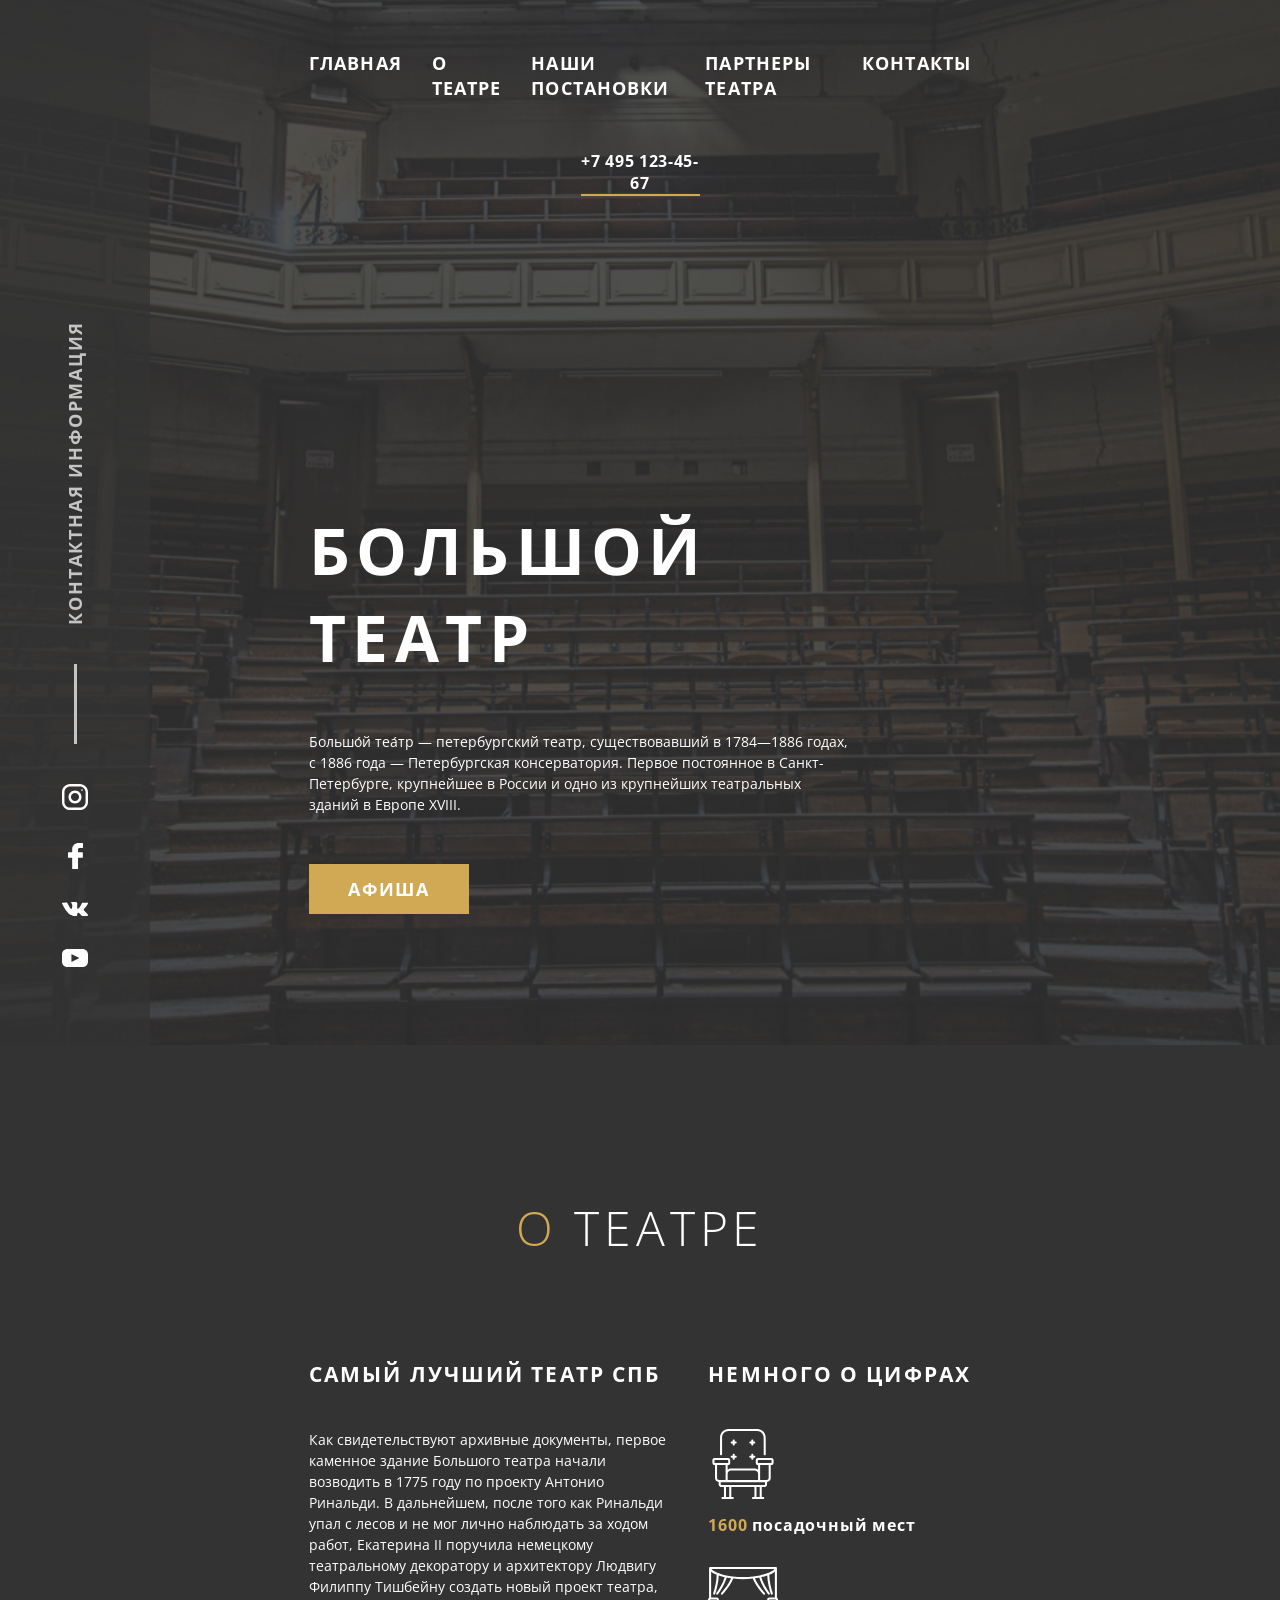
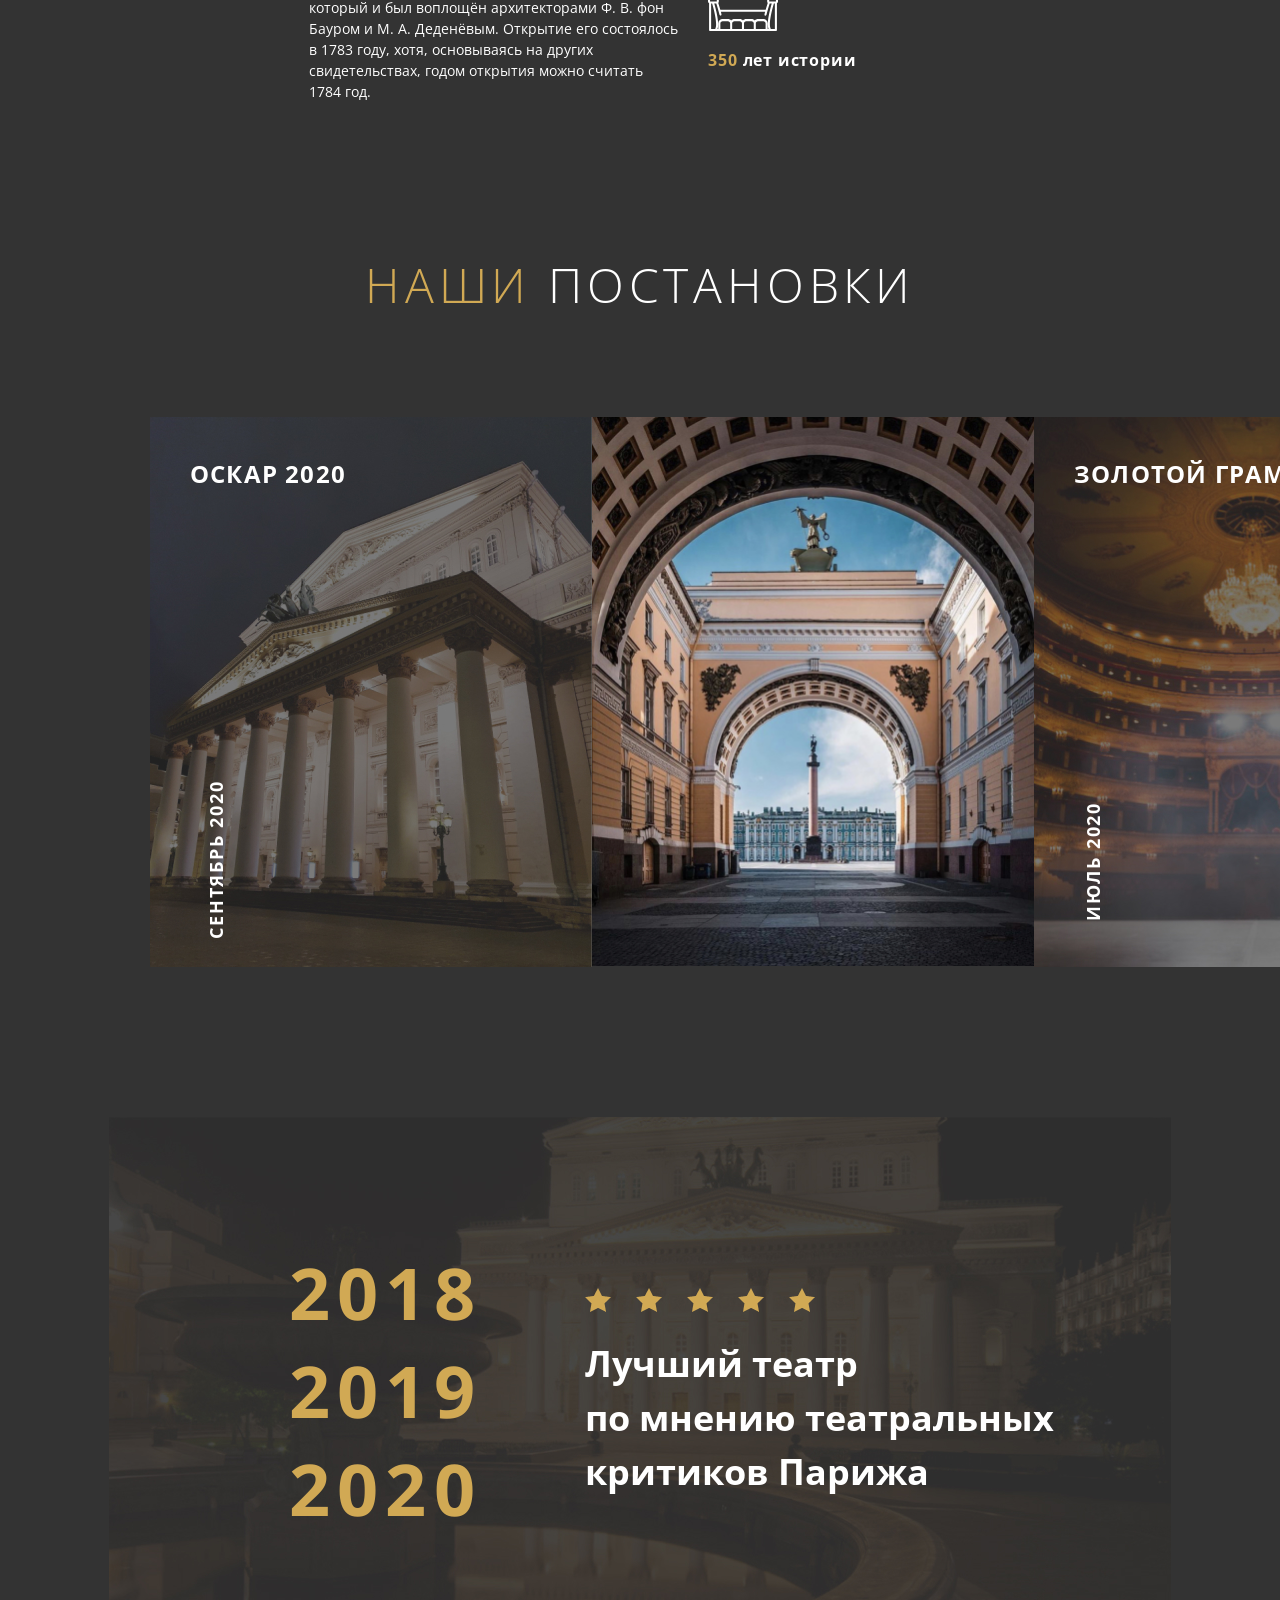
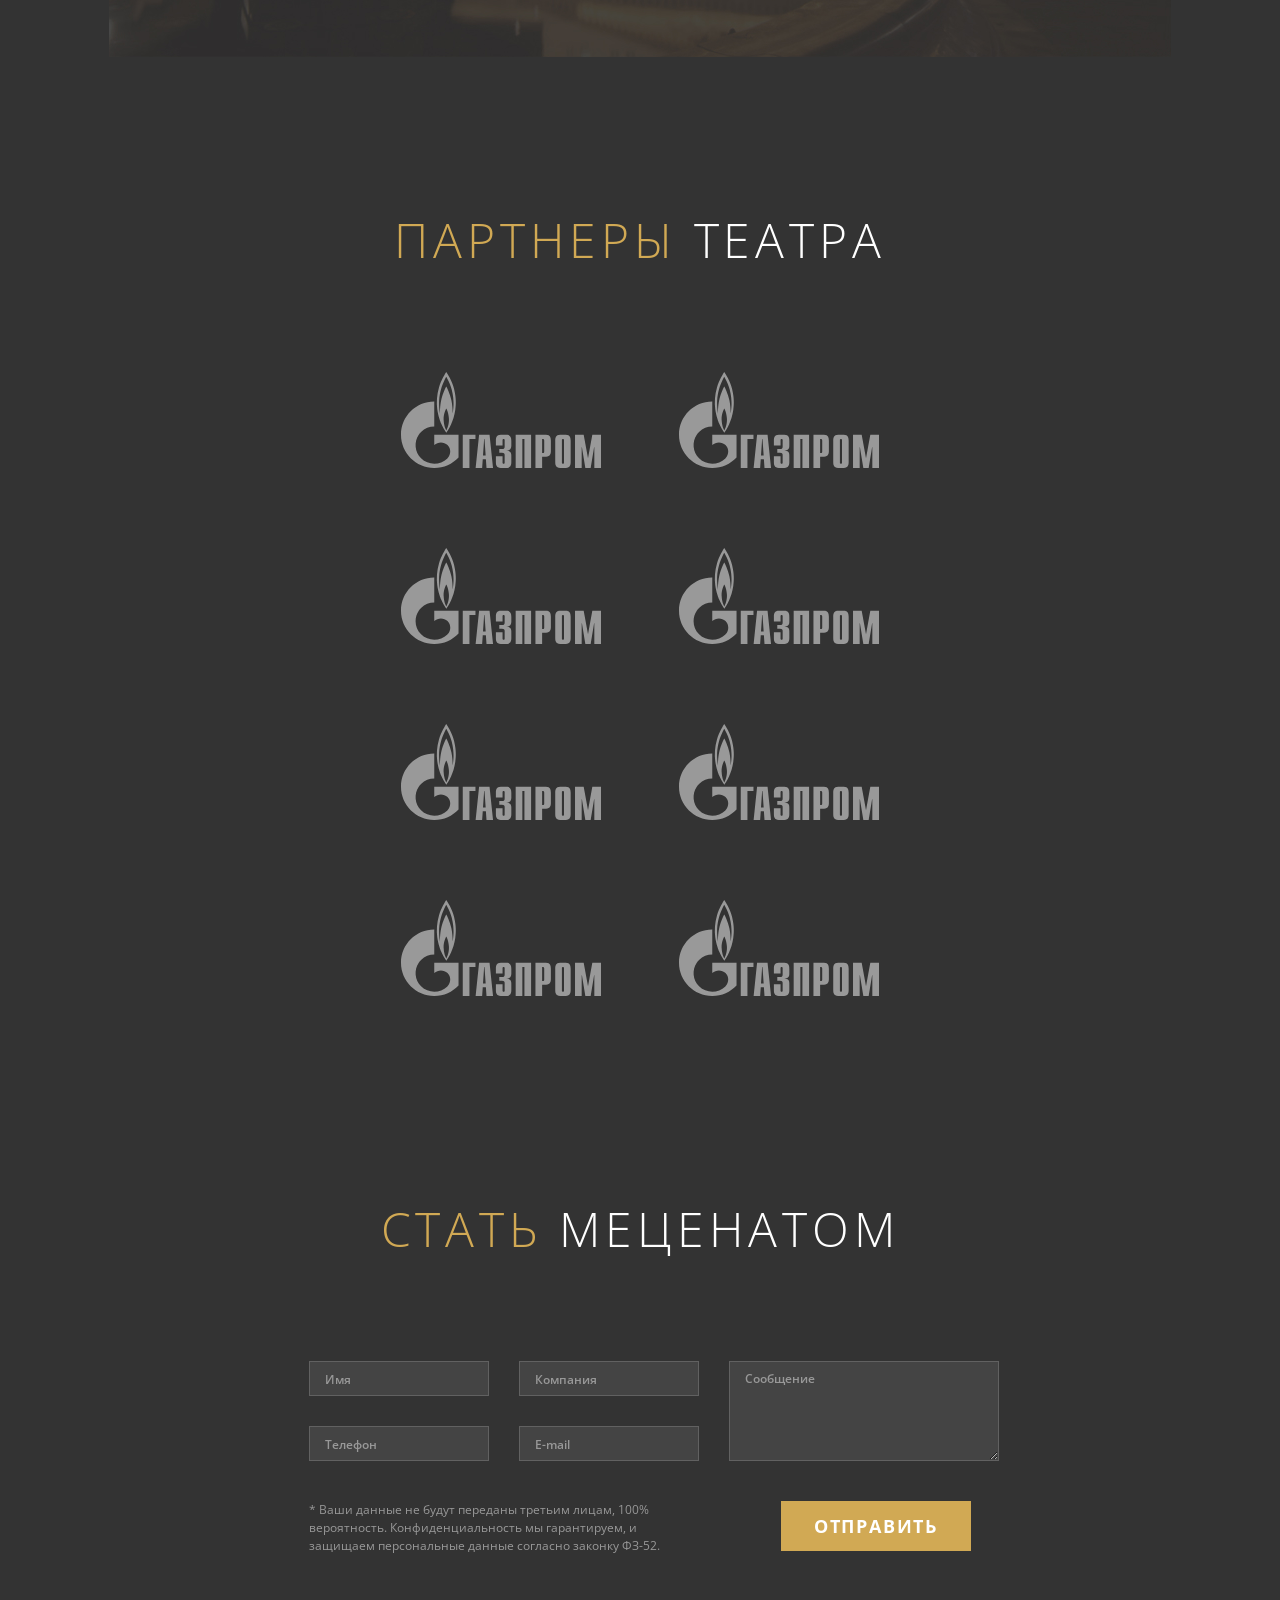
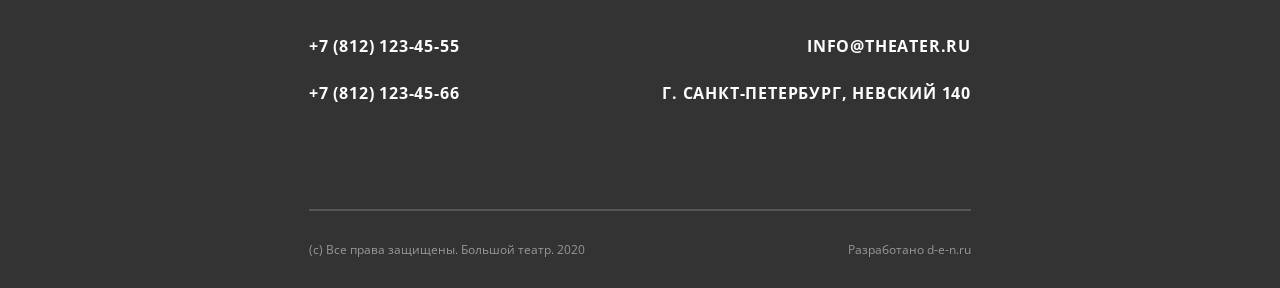
<file: index.html>
<!DOCTYPE html>
<html lang="ru">

<head>
   <link rel="stylesheet" href="css/style.css"/>
   <link rel="stylesheet" href="css/media.css"/>
   <meta charset="UTF-8">
   <meta name="viewport" content="width=device-width">
   <link rel="stylesheet" href="https://unpkg.com/swiper/swiper-bundle.min.css" />
   <title>Большой театр</title>
</head>

<body id="body">
   <div class="wrapper">
      <div class="content">
         <header class="header">
            <div class="container">
               <div class="header__row">
                  
                  <aside class="header-aside">
                     <div class="header-aside__text">
                        контактная информация
                     </div>
                     <div class="header-aside__line">
                        <img src="img/header/Line.png" alt="">
                     </div>
                     <div class="header-aside__icons">
                        <a href="">
                           <svg class="header-aside__icons-svg" width="26" height="26" viewBox="0 0 26 26" xmlns="http://www.w3.org/2000/svg">
                              <path d="M17.875 0H8.125C3.63838 0 0 3.63838 0 8.125V17.875C0 22.3616 3.63838 26 8.125 26H17.875C22.3616 26 26 22.3616 26 17.875V8.125C26 3.63838 22.3616 0 17.875 0ZM23.5625 17.875C23.5625 21.0112 21.0112 23.5625 17.875 23.5625H8.125C4.98875 23.5625 2.4375 21.0112 2.4375 17.875V8.125C2.4375 4.98875 4.98875 2.4375 8.125 2.4375H17.875C21.0112 2.4375 23.5625 4.98875 23.5625 8.125V17.875Z"/>
                              <path d="M13 6.5C9.41037 6.5 6.5 9.41037 6.5 13C6.5 16.5896 9.41037 19.5 13 19.5C16.5896 19.5 19.5 16.5896 19.5 13C19.5 9.41037 16.5896 6.5 13 6.5ZM13 17.0625C10.7607 17.0625 8.9375 15.2393 8.9375 13C8.9375 10.7591 10.7607 8.9375 13 8.9375C15.2393 8.9375 17.0625 10.7591 17.0625 13C17.0625 15.2393 15.2393 17.0625 13 17.0625Z"/>
                              <path d="M19.9854 6.87891C20.4637 6.87891 20.8515 6.49114 20.8515 6.01279C20.8515 5.53444 20.4637 5.14667 19.9854 5.14667C19.507 5.14667 19.1193 5.53444 19.1193 6.01279C19.1193 6.49114 19.507 6.87891 19.9854 6.87891Z"/>
                           </svg> 
                        </a>
                        <a href="">
                           <svg class="header-aside__icons-svg" width="15" height="26" viewBox="0 0 15 26" xmlns="http://www.w3.org/2000/svg">
                              <path d="M14.4351 0.00540974L10.8373 0C6.7953 0 4.18317 2.51147 4.18317 6.39863V9.34883H0.565722C0.253132 9.34883 0 9.58632 0 9.87926V14.1538C0 14.4467 0.253421 14.6839 0.565722 14.6839H4.18317V25.4698C4.18317 25.7628 4.4363 26 4.74889 26H9.46863C9.78122 26 10.0343 25.7625 10.0343 25.4698V14.6839H14.264C14.5766 14.6839 14.8297 14.4467 14.8297 14.1538L14.8314 9.87926C14.8314 9.73861 14.7717 9.6039 14.6658 9.50436C14.5598 9.40483 14.4155 9.34883 14.2654 9.34883H10.0343V6.84791C10.0343 5.64587 10.34 5.03565 12.0109 5.03565L14.4346 5.03484C14.7469 5.03484 15 4.79735 15 4.50469V0.535564C15 0.243168 14.7472 0.00595071 14.4351 0.00540974Z"/>
                           </svg>
                        </a>
                        <a href="">
                           <svg class="header-aside__icons-svg" width="26" height="14" viewBox="0 0 26 14" xmlns="http://www.w3.org/2000/svg">
                              <path d="M25.8621 12.6435C25.8306 12.5795 25.8013 12.5264 25.774 12.4838C25.3229 11.7171 24.4609 10.7759 23.1884 9.66014L23.1615 9.63459L23.1481 9.62206L23.1345 9.60922H23.1208C22.5433 9.08965 22.1776 8.7403 22.0245 8.56144C21.7442 8.22073 21.6815 7.87586 21.8346 7.52642C21.9428 7.26241 22.3492 6.70485 23.053 5.85298C23.4231 5.40152 23.7163 5.03968 23.9328 4.76708C25.4942 2.80801 26.1711 1.55614 25.9634 1.01098L25.8828 0.883578C25.8286 0.80688 25.6887 0.736714 25.4634 0.672725C25.2375 0.608869 24.9488 0.598309 24.5967 0.640865L20.6981 0.666281C20.635 0.64516 20.5448 0.647129 20.4273 0.672725C20.31 0.698321 20.2513 0.711164 20.2513 0.711164L20.1834 0.743158L20.1295 0.781597C20.0844 0.807014 20.0348 0.851717 19.9806 0.915617C19.9267 0.979294 19.8816 1.05402 19.8455 1.13918C19.4211 2.16977 18.9385 3.12796 18.3969 4.0137C18.063 4.54186 17.7563 4.99959 17.4762 5.38715C17.1965 5.77458 16.9619 6.06003 16.7725 6.243C16.5828 6.42616 16.4117 6.57289 16.2579 6.68373C16.1045 6.79461 15.9873 6.84146 15.9062 6.82432C15.8249 6.80719 15.7483 6.79018 15.6758 6.77318C15.5495 6.69648 15.448 6.59217 15.3714 6.46017C15.2945 6.32816 15.2427 6.16201 15.2156 5.96185C15.1887 5.76156 15.1728 5.58928 15.1682 5.44443C15.164 5.29976 15.1659 5.09513 15.1751 4.83111C15.1845 4.56697 15.1887 4.38824 15.1887 4.29454C15.1887 3.97083 15.1954 3.61952 15.2088 3.2405C15.2225 2.86148 15.2335 2.56118 15.2428 2.33995C15.252 2.11849 15.2562 1.88419 15.2562 1.63718C15.2562 1.39017 15.2403 1.19646 15.2088 1.05586C15.1777 0.915438 15.13 0.779136 15.067 0.646995C15.0037 0.514988 14.9111 0.412873 14.7895 0.340381C14.6677 0.267979 14.5163 0.210523 14.3361 0.167833C13.8577 0.0656732 13.2486 0.0104095 12.5084 0.00181783C10.8299 -0.0151864 9.75134 0.0871074 9.27303 0.308565C9.08351 0.402133 8.91202 0.529978 8.75868 0.691698C8.59619 0.879147 8.57353 0.981442 8.69083 0.998267C9.23239 1.07483 9.61578 1.25798 9.84143 1.54755L9.92274 1.70099C9.98599 1.8117 10.0491 2.00769 10.1124 2.28871C10.1755 2.56973 10.2162 2.88059 10.2341 3.22112C10.2792 3.84299 10.2792 4.37531 10.2341 4.81814C10.1889 5.26114 10.1463 5.60602 10.1055 5.85302C10.0648 6.10003 10.0039 6.30019 9.92274 6.45345C9.84143 6.60676 9.78733 6.70046 9.76021 6.73447C9.73314 6.76848 9.71057 6.78991 9.69264 6.79833C9.57534 6.84075 9.45334 6.86236 9.32708 6.86236C9.20063 6.86236 9.04729 6.80267 8.86683 6.68337C8.68642 6.56407 8.49918 6.4002 8.30511 6.1915C8.11105 5.98275 7.89218 5.69104 7.64843 5.31632C7.40486 4.9416 7.15214 4.49873 6.89042 3.9877L6.67388 3.6171C6.53851 3.37868 6.35359 3.03153 6.11894 2.57595C5.88415 2.12019 5.67661 1.67933 5.4962 1.25346C5.42409 1.07461 5.31575 0.938439 5.17137 0.844737L5.10361 0.806298C5.05857 0.772289 4.98626 0.736177 4.88707 0.697694C4.78774 0.659256 4.68409 0.631691 4.57571 0.614731L0.866541 0.640148C0.487513 0.640148 0.230338 0.721187 0.0949232 0.88304L0.0407288 0.959604C0.0136553 1.00225 0 1.07036 0 1.1641C0 1.25781 0.0270735 1.37281 0.0812679 1.50898C0.622738 2.71001 1.21157 3.86832 1.84778 4.98406C2.48398 6.09981 3.03683 6.99857 3.50599 7.67955C3.97525 8.36102 4.45357 9.00418 4.94094 9.60873C5.42831 10.2135 5.75091 10.6011 5.90875 10.7713C6.06679 10.9419 6.19092 11.0694 6.28115 11.1546L6.61964 11.4612C6.83622 11.6656 7.15428 11.9105 7.57394 12.1957C7.9937 12.4812 8.4584 12.7622 8.9683 13.0392C9.47828 13.3158 10.0716 13.5415 10.7485 13.7161C11.4253 13.8908 12.0841 13.961 12.7249 13.9271H14.2817C14.5975 13.9014 14.8367 13.8077 14.9992 13.646L15.0531 13.5819C15.0893 13.5311 15.1232 13.4521 15.1545 13.3459C15.1862 13.2394 15.2019 13.1221 15.2019 12.9945C15.1927 12.6284 15.2222 12.2984 15.2897 12.0045C15.3572 11.7108 15.4341 11.4894 15.5201 11.3402C15.6061 11.1912 15.7031 11.0655 15.8111 10.9635C15.9193 10.8614 15.9964 10.7995 16.0416 10.7782C16.0865 10.7567 16.1224 10.7422 16.1495 10.7335C16.3661 10.6654 16.621 10.7313 16.9146 10.9317C17.2079 11.1318 17.4831 11.379 17.7404 11.6727C17.9977 11.9667 18.3067 12.2965 18.6676 12.6627C19.0288 13.029 19.3446 13.3013 19.6152 13.4804L19.8858 13.6337C20.0666 13.736 20.3012 13.8297 20.5901 13.9149C20.8784 14 21.131 14.0213 21.3479 13.9787L24.8133 13.9277C25.1561 13.9277 25.4228 13.8742 25.612 13.7679C25.8015 13.6614 25.9141 13.5441 25.9504 13.4166C25.9867 13.2888 25.9886 13.144 25.9573 12.982C25.9252 12.8204 25.8936 12.7074 25.8621 12.6435Z"/>
                           </svg> 
                        </a>
                        <a href="">
                           <svg class="header-aside__icons-svg" width="26" height="18" viewBox="0 0 26 18" xmlns="http://www.w3.org/2000/svg">
                              <path d="M20.6001 0H5.39987C2.4176 0 0 2.36527 0 5.28298V12.717C0 15.6347 2.4176 18 5.39987 18H20.6001C23.5824 18 26 15.6347 26 12.717V5.28298C26 2.36527 23.5824 0 20.6001 0ZM16.9482 9.36169L9.83858 12.6792C9.64914 12.7676 9.43031 12.6324 9.43031 12.4271V5.5848C9.43031 5.37656 9.65489 5.24159 9.84473 5.33573L16.9544 8.86056C17.1658 8.96535 17.1621 9.26193 16.9482 9.36169Z"/>
                           </svg>  
                        </a>
                     </div>
                  </aside>
                  <div class="header-middle">
                     <div class="header-middle-top">
                        <div class="header-middle-top__row">
                           <div class="header__burger">
                              <span></span>
                           </div>
                           <nav class="header-middle-top__menu">
                              <ul class="header-middle-top__menu__list">
                                 <li>
                                    <a href="#body" class="header-middle-top__menu__link">Главная</a>
                                 </li>
                                 <li>
                                    <a href="#about" class="header-middle-top__menu__link">о театре</a>
                                 </li>
                                 <li>
                                    <a href="#our" class="header-middle-top__menu__link">Наши постановки</a>
                                 </li>
                                 <li>
                                    <a href="#partners" class="header-middle-top__menu__link">партнеры театра</a>
                                 </li>
                                 <li>
                                    <a href="#contacts" class="header-middle-top__menu__link">контакты</a>
                                 </li>
                                 
                              </ul>
                              <div class="header__mobile-icons">
                                 <a href="" class="header__mobile-icons__link"><img src="img/header/mobileIcons/1.png" alt=""></a>
                                 <a href="" class="header__mobile-icons__link"><img src="img/header/mobileIcons/2.png" alt=""></a>
                                 <a href="" class="header__mobile-icons__link"><img src="img/header/mobileIcons/3.png" alt=""></a>
                                 <a href="" class="header__mobile-icons__link"><img src="img/header/mobileIcons/4.png" alt=""></a>
                              </div>
                           </nav>
                           <div class="header-middle-top__phone">+7 495 123-45-67</div>
                        </div>
                     </div>
                     <div class="header-middle-bottom">
                        <div class="header-middle-bottom__row">
                           <div class="header-middle-bottom__body">
                              <div class="header-middle-bottom__body__title">Большой театр</div>
                              <div class="header-middle-bottom__body__text">Большо́й теа́тр — петербургский театр,
                                 существовавший в 1784—1886 годах, с 1886 года — Петербургская консерватория. Первое
                                 постоянное в Санкт-Петербурге, крупнейшее в России и одно из крупнейших театральных
                                 зданий в Европе XVIII.</div>
                              <a href="" class="header-middle-bottom__body__btn">афиша</a>
                           </div>
                           <div class="swiper-buttons">
                              <button class="swiper-button-prev">Пред</button>
                              <button class="swiper-button-next">след</button>
                           </div>
                           <div class="header__slider swiper-container">
                              <div class="swiper-wrapper">
                                 <div class="swiper-slide">
                                    <img src="img/slider/1.jpg" alt="">
                                 </div>
                                 <div class="swiper-slide">
                                    <img src="img/slider/2.jpg" alt="">
                                 </div>
                              </div>
                           </div>
                           
                        </div>
                     </div>
                  </div>
               </div>
            </div>
         </header>
         <main class="main">
            <div class="about">
               <div class="container">
                  <div id="about" class="about__title title"><span>о</span> театре</div>
                  <div class="about__row">
                     <div class="about__column">
                        <div class="about__item">
                           <div class="about__item__title">Самый лучший театр СПБ</div>
                           <div class="about__item__text">Как свидетельствуют архивные документы, первое каменное здание
                              Большого театра начали возводить в 1775 году по проекту Антонио Ринальди. В дальнейшем, после
                              того как Ринальди упал с лесов и не мог лично наблюдать за ходом работ, Екатерина II поручила
                              немецкому театральному декоратору и архитектору Людвигу Филиппу Тишбейну создать новый проект
                              театра, который и был воплощён архитекторами Ф. В. фон Бауром и М. А. Деденёвым. Открытие его
                              состоялось в 1783 году, хотя, основываясь на других свидетельствах, годом открытия можно
                              считать 1784 год.</div>
                        </div>
                     </div>
                     <div class="about__column">
                        <div class="about__item">
                           <div class="about__item__title">немного о цифрах</div>
                           <img src="img/about/armchair.svg" alt="" class="about__item__img">
                           <div class="about__item__text2"><span>1600</span> посадочный мест</div>
                           <img src="img/about/theater.svg" alt="" class="about__item__img">
                           <div class="about__item__text2"><span>350</span> лет истории</div>
                        </div>
                     </div>
                     <div class="about__column about__column3">
                        <div class="about__item">
                           <img class="about__column__img3" src="img/about/1.jpg" alt="">
                        </div>
                     </div>
                  </div>
               </div>
            </div>
            <div class="our" id="our">
               
                  <div class="our__title title">
                     <span>наши</span> постановки
                  </div>
                  <div class="our__slider">
                     <div class="slider-wrap">
                        <div class="slide card1">
                           <img src="img/slider2/1.jpg" alt="">
                           <div class="slide__text1 slide-post-oskar">
                              ОСКАР 2020
                           </div>
                           <div class="slide__text2 slide-post-sent">
                              сентябрь 2020
                           </div>
                           <div class="slider__actions">
                              <a href="" class="slider__actions__link"><img src="img/slider2/search.png" alt=""></a>
                              
                           </div>
                        </div>
                        <div class="slide card2">
                           <img src="img/slider2/2.jpg" alt="">
                           <div class="slider__actions">
                              <a href="" class="slider__actions__link"><img src="img/slider2/search.png" alt=""></a>
                              
                           </div>
                        </div>
                        <div class="slide card3">
                           <img src="img/slider2/3.jpg" alt="">
                           <div class="slide-post3-gramoph">золотой грамофон</div>
                           <div class="slide-post3-juil">июль 2020</div>
                           <div class="slider__actions">
                              <a href="" class="slider__actions__link"><img src="img/slider2/search.png" alt=""></a>
                              
                           </div>
                        </div>
                        <div class="slide card4">
                           <img src="img/slider2/4.jpg" alt="">
                           <div class="slide-post4-shelk">щелкунчик</div>
                           <div class="slide-post4-may">май 2020</div>
                           <div class="slider__actions">
                              <a href="" class="slider__actions__link"><img src="img/slider2/search.png" alt=""></a>
                              
                           </div>
                        </div>
                     </div>
                  </div>
                  <div class="our__body">
                     <div class="our__body__row">
                        <div class="our__body__left">
                           <div class="our__body__left__dates">
                              2018
                           </div>
                           <div class="our__body__left__dates">
                              2019
                           </div>
                           <div class="our__body__left__dates">
                              2020
                           </div>
                        </div>
                        <div class="our__body__right">
                           <div class="our__body__right__stars">
                              <img src="img/our/star.png" alt="">
                              <img src="img/our/star.png" alt="">
                              <img src="img/our/star.png" alt="">
                              <img src="img/our/star.png" alt="">
                              <img src="img/our/star.png" alt="">
                           </div>
                           <div class="our__body__right__text">
                              Лучший театр <br/>
                              по мнению&nbsp;театральных критиков Парижа
                           </div>
                        </div>
                     </div>
                  </div>
               
            </div>
            <div class="partners">
               <div class="container">
                  <div id="partners" class="partners__title title"><span>партнеры</span> театра</div>
                  <div class="partners__row">
                     <div class="partners__column">
                        <div class="partners__item">
                           <div class="partners__img">
                              <img src="img/partners/logo.svg" alt="">
                           </div>
                        </div>
                     </div>
                     <div class="partners__column">
                        <div class="partners__item">
                           <div class="partners__img">
                              <img src="img/partners/logo.svg" alt="">
                           </div>
                        </div>
                     </div>
                     <div class="partners__column">
                        <div class="partners__item">
                           <div class="partners__img">
                              <img src="img/partners/logo.svg" alt="">
                           </div>
                        </div>
                     </div>
                     <div class="partners__column">
                        <div class="partners__item">
                           <div class="partners__img">
                              <img src="img/partners/logo.svg" alt="">
                           </div>
                        </div>
                     </div>
                     <div class="partners__column">
                        <div class="partners__item">
                           <div class="partners__img">
                              <img src="img/partners/logo.svg" alt="">
                           </div>
                        </div>
                     </div>
                     <div class="partners__column">
                        <div class="partners__item">
                           <div class="partners__img">
                              <img src="img/partners/logo.svg" alt="">
                           </div>
                        </div>
                     </div>
                     <div class="partners__column">
                        <div class="partners__item">
                           <div class="partners__img">
                              <img src="img/partners/logo.svg" alt="">
                           </div>
                        </div>
                     </div>
                     <div class="partners__column">
                        <div class="partners__item">
                           <div class="partners__img">
                              <img src="img/partners/logo.svg" alt="">
                           </div>
                        </div>
                     </div>
                  </div>
               </div>
            </div>
            <div class="contacts" id="contacts">
               <div class="container">
                  <div class="contacts__title title"><SPAn>стать</SPAn> меценатом</div>
                  <div class="contacts__row">
                     <div class="contacts-left">
                        <div class="contacts-left__text">
                           +7 (812) 123-45-55
                        </div>
                        <div class="contacts-left__text">
                           +7 (812) 123-45-66
                        </div>
                        <div class="contacts-left__text">
                           info@theater.ru
                        </div>
                        <div class="contacts-left__text">
                           г. санкт-петербург, невский 140
                        </div>
                     </div>
                     <div class="contacts-right">
                        <form action="#" method="post" class="contacts-right__form">
                           <div class="form__columns__row">
                              <div class="form__columns__input">
                                 <input placeholder="Имя" type="text" name="username">
                                 <input placeholder="Телефон" type="tel" name="userphone">
                              </div>
                              <div class="form__columns__input">
                                 <input placeholder="Компания" type="text" name="usercompany">
                                 <input placeholder="E-mail" type="text" name="useremail">
                              </div>
                              <div class="form__columns__input">
                              <textarea name="text" placeholder="Сообщение" class="form__columns__textarea"></textarea>
                              </div>
                           </div>
                           <div class="form__bottom">
                              <div class="form__bottom__text">* Ваши данные не будут переданы третьим лицам, 100% вероятность. Конфиденциальность мы гарантируем, и защищаем персональные данные согласно законку ФЗ-52.</div>
                              <button type="submit" class="form__bottom__btn">
                                 отправить
                              </button>
                           </div>
                        </form>
                     </div>
                  </div>
               </div>
            </div>
         </main>
      </div>
      <footer class="footer">
         <div class="container">
            <div class="footer-line">

            </div>
            <div class="footer__row">
               <div class="footer-left footer-text">
                  (с) Все права защищены. Большой театр. 2020
               </div>
               <div class="footer-right footer-text">
                  Разработано d-e-n.ru
               </div>
            </div>
         </div>
      </footer>
   </div>

   <!-- SWIPER -->
   <script src="https://code.jquery.com/jquery-3.6.0.min.js"></script>
   <script src="https://unpkg.com/swiper/swiper-bundle.min.js"></script>
   <script src="js/script.js"></script>
</body>
</file>
<file: css/style.css>
@charset "UTF-8";
/*Обнуление*/
@import url("https://fonts.googleapis.com/css2?family=Open+Sans&family=Open+Sans+Condensed:wght@700&display=swap");
@import url("https://fonts.googleapis.com/css2?family=Open+Sans+Condensed:wght@300&display=swap");
* {
  padding: 0;
  margin: 0;
  border: 0; }

*,
*:before,
*:after {
  -moz-box-sizing: border-box;
  -webkit-box-sizing: border-box;
  box-sizing: border-box; }

:focus,
:active {
  outline: none; }

a:focus,
a:active {
  outline: none; }

nav,
footer,
header,
aside {
  display: block; }

html,
body {
  height: 100%;
  width: 100%;
  font-size: 100%;
  line-height: 1;
  font-size: 14px;
  -ms-text-size-adjust: 100%;
  -moz-text-size-adjust: 100%;
  -webkit-text-size-adjust: 100%; }

input,
button,
textarea {
  font-family: inherit; }

input::-ms-clear {
  display: none; }

button {
  cursor: pointer; }

button::-moz-focus-inner {
  padding: 0;
  border: 0; }

a,
a:visited {
  text-decoration: none; }

a:hover {
  text-decoration: none; }

ul li {
  list-style: none; }

img {
  vertical-align: top; }

h1,
h2,
h3,
h4,
h5,
h6 {
  font-size: inherit;
  font-weight: inherit; }

/*--------------------*/
html {
  scroll-behavior: smooth; }

body {
  color: #fff; }

.wrapper {
  min-height: 100%;
  overflow: hidden;
  display: -webkit-box;
  display: -ms-flexbox;
  display: flex;
  -webkit-box-orient: vertical;
  -webkit-box-direction: normal;
  -ms-flex-direction: column;
  flex-direction: column; }

.content {
  -webkit-box-flex: 1;
  -ms-flex: 1 1 auto;
  flex: 1 1 auto; }

.container {
  max-width: 1110px;
  margin: 0 auto; }

.header {
  background: url("../img/header/1.jpg");
  background-size: cover;
  background-position: center;
  height: 1045px;
  position: relative; }

.header__row {
  display: -webkit-box;
  display: -ms-flexbox;
  display: flex; }

.header-aside {
  padding: 537px 0 0 0;
  width: 150px;
  background: rgba(51, 51, 51, 0.75);
  height: 1045px;
  position: absolute;
  left: 0;
  top: 0; }

.header-aside__text {
  margin: 0 0 102px 0px;
  white-space: nowrap;
  font-family: Open Sans Condensed;
  font-style: normal;
  font-weight: bold;
  font-size: 18px;
  line-height: 25px;
  letter-spacing: 0.1em;
  text-transform: uppercase;
  color: #c4c4c4;
  -webkit-transform: rotate(-90deg);
  -ms-transform: rotate(-90deg);
  transform: rotate(-90deg); }

/*
.header-aside__line {
   margin: 0 0 115px 0;
   border-bottom: 3px solid #C4C4C4;
   transform: rotate(90deg);
}
*/
.header-aside__line {
  display: -webkit-box;
  display: -ms-flexbox;
  display: flex;
  -webkit-box-align: center;
  -ms-flex-align: center;
  align-items: center;
  -webkit-box-pack: center;
  -ms-flex-pack: center;
  justify-content: center; }

.header-aside__icons {
  margin: 40px 0 0 0;
  display: -webkit-box;
  display: -ms-flexbox;
  display: flex;
  -webkit-box-orient: vertical;
  -webkit-box-direction: normal;
  -ms-flex-direction: column;
  flex-direction: column;
  -webkit-box-align: center;
  -ms-flex-align: center;
  align-items: center; }
  .header-aside__icons a {
    margin: 0 0 30px 0; }
    .header-aside__icons a .header-aside__icons-svg {
      fill: white; }
      .header-aside__icons a .header-aside__icons-svg:hover {
        fill: #D1A954; }

.header-middle {
  padding: 51px 0 21px 0;
  /*flex: 0 0 1170px;*/
  width: 1170px; }

.header-middle-top__row {
  display: -webkit-box;
  display: -ms-flexbox;
  display: flex;
  -webkit-box-pack: justify;
  -ms-flex-pack: justify;
  justify-content: space-between; }

.header-middle-top__menu__list {
  display: -webkit-box;
  display: -ms-flexbox;
  display: flex; }
  .header-middle-top__menu__list li {
    margin: 0 63px 0 0; }

.header-middle-top__menu__link {
  font-family: Open Sans Condensed;
  font-style: normal;
  font-weight: bold;
  font-size: 18px;
  line-height: 25px;
  letter-spacing: 0.1em;
  text-transform: uppercase;
  color: #ffffff; }
  .header-middle-top__menu__link:hover {
    -webkit-transition: all 0.3s ease 0s;
    -o-transition: all 0.3s ease 0s;
    transition: all 0.3s ease 0s;
    color: #d1a954; }

.header-middle-top__phone {
  font-family: Open Sans Condensed;
  font-style: normal;
  font-weight: bold;
  font-size: 16px;
  line-height: 22px;
  text-align: right;
  letter-spacing: 0.05em;
  text-transform: uppercase;
  color: #ffffff;
  border-bottom: 2px solid #d1a954; }

.header-middle-bottom {
  padding: 191px 0 0 0; }

.header-middle-bottom__row {
  display: -webkit-box;
  display: -ms-flexbox;
  display: flex;
  -webkit-box-pack: justify;
  -ms-flex-pack: justify;
  justify-content: space-between; }

.header-middle-bottom__body {
  padding: 120px 0 0 0;
  -webkit-box-flex: 0;
  -ms-flex: 0 0 540px;
  flex: 0 0 540px; }

.header-middle-bottom__body__title {
  margin: 0 0 50px 0;
  font-family: Open Sans Condensed;
  font-style: normal;
  font-weight: bold;
  font-size: 64px;
  line-height: 87px;
  letter-spacing: 0.1em;
  text-transform: uppercase;
  color: #ffffff; }

.header-middle-bottom__body__text {
  margin: 0 0 49px 0;
  max-width: 540px;
  font-family: Open Sans;
  font-style: normal;
  font-weight: normal;
  font-size: 14px;
  line-height: 150%;
  color: #ffffff; }

.header-middle-bottom__body__btn {
  background: #d1a954;
  width: 160px;
  height: 50px;
  display: -webkit-box;
  display: -ms-flexbox;
  display: flex;
  -webkit-box-pack: center;
  -ms-flex-pack: center;
  justify-content: center;
  -webkit-box-align: center;
  -ms-flex-align: center;
  align-items: center;
  font-family: Open Sans Condensed;
  font-style: normal;
  font-weight: bold;
  font-size: 18px;
  line-height: 25px;
  display: flex;
  align-items: center;
  text-align: center;
  letter-spacing: 0.1em;
  text-transform: uppercase;
  color: #ffffff; }

.header__mobile-icons {
  display: none; }

/* Slider */
.swiper-container {
  width: 450px; }

.swiper-buttons {
  display: -webkit-box;
  display: -ms-flexbox;
  display: flex;
  position: absolute;
  top: 78%;
  left: 58.5%; }

.swiper-button-prev::after,
.swiper-button-next::after {
  display: none; }

.swiper-button-prev,
.swiper-button-next {
  position: static !important;
  width: 165px !important;
  height: 25px;
  /*background-position: center;
   background-repeat: no-repeat;
   background-size: 40px 20px;*/ }

.swiper-button-prev {
  background: url("../img/slider/3.png") left no-repeat;
  font-family: Open Sans Condensed;
  font-style: normal;
  font-weight: bold;
  font-size: 18px;
  letter-spacing: 0.1em;
  text-transform: uppercase;
  color: #ffffff !important; }
  .swiper-button-prev .swiper-button-disabled {
    color: #c4c4c4; }

.swiper-button-next {
  margin: 0 30px 0 0;
  background: url("../img/slider/4.png") right no-repeat;
  font-family: Open Sans Condensed;
  font-style: normal;
  font-weight: bold;
  font-size: 18px;
  letter-spacing: 0.1em;
  text-transform: uppercase;
  color: #ffffff !important; }
  .swiper-button-next .swiper-button-disabled {
    color: #c4c4c4; }

/* About */
.about {
  padding: 150px 0;
  background: #333333; }

.about__title {
  margin: 0 0 100px 0; }

.title {
  font-family: Open Sans Condensed;
  font-style: normal;
  font-weight: 300;
  font-size: 48px;
  line-height: 65px;
  text-align: center;
  letter-spacing: 0.1em;
  text-transform: uppercase;
  color: #fff; }
  .title span {
    color: #d1a954; }

.about__row {
  display: -webkit-box;
  display: -ms-flexbox;
  display: flex;
  -webkit-box-pack: justify;
  -ms-flex-pack: justify;
  justify-content: space-between;
  -ms-flex-wrap: wrap;
  flex-wrap: wrap;
  margin: 0 -15px; }

.about__column {
  padding: 0 15px; }

.about__item img {
  max-width: 70px;
  max-height: 70px; }

.about__item__title {
  margin: 0 0 40px 0;
  font-family: Open Sans Condensed;
  font-style: normal;
  font-weight: bold;
  font-size: 21px;
  line-height: 29px;
  letter-spacing: 0.1em;
  text-transform: uppercase;
  color: #ffffff; }

.about__item__text {
  max-width: 442px;
  font-family: Open Sans;
  font-style: normal;
  font-weight: normal;
  font-size: 14px;
  line-height: 21px;
  color: #ffffff; }

.about__item__img {
  width: 350px;
  height: 292px; }

.about__item__text2 {
  margin: 15px 0 27.91px 0;
  font-family: Open Sans Condensed;
  font-style: normal;
  font-weight: bold;
  font-size: 16px;
  line-height: 22px;
  letter-spacing: 0.05em; }
  .about__item__text2 span {
    color: #d1a954; }

.about__column__img3 {
  max-width: 350px !important;
  max-height: 292px !important; }
  .about__column__img3 img {
    max-width: 100%; }

/* Our */
.our {
  padding: 0 0 0px 0;
  background: #333333; }

.our__title {
  margin: 0 0 100px 0; }

.our__body {
  margin: 150px auto 0 auto;
  background: url("../img/our/b1.jpg") center no-repeat;
  /*background-size: cover;
   background-position: center;*/
  width: 1062px;
  height: 540px; }

.our__body__row {
  padding: 126px 0 0 180px;
  display: -webkit-box;
  display: -ms-flexbox;
  display: flex; }

.our__body__left__dates {
  margin: 0 103px 0 0;
  font-family: Open Sans Condensed;
  font-style: normal;
  font-weight: bold;
  font-size: 72px;
  line-height: 98px;
  letter-spacing: 0.1em;
  text-transform: uppercase;
  color: #d1a954; }

.our__body__right__stars {
  margin: 0 0px 25px 0;
  padding: 45px 0 0 0;
  display: -webkit-box;
  display: -ms-flexbox;
  display: flex; }
  .our__body__right__stars img {
    margin: 0 25px 0 0; }

.our__body__right__text {
  max-width: 500px;
  font-family: Open Sans;
  font-style: normal;
  font-weight: bold;
  font-size: 36px;
  line-height: 54px;
  color: #ffffff; }

/* Second Slider */
.our__slider {
  margin: 0 0 0 150px;
  overflow: hidden;
  width: 100%; }

.slider-wrap {
  display: -webkit-box;
  display: -ms-flexbox;
  display: flex;
  width: 100%;
  height: 100%; }

.slide {
  -ms-flex-negative: 0;
  flex-shrink: 0;
  width: 442px !important;
  height: 550px;
  /*
   &:hover {
      .slide__text1 {
         display: none;
         transition: all 0.3s ease 0s;
      }
   }
   &:hover {
      .slide__text2 {
         display: none;
         transition: all 0.3s ease 0s;
      }
   }*/
  /*
   &:hover {
      .slide1 {
         display: flex;
         transition: all 0.3s ease 0s;
      }
   }*/ }
  .slide img {
    /*position: relative;*/
    max-width: 100%; }

.slide__text1 {
  -webkit-transition: all 0.3s ease 0s;
  -o-transition: all 0.3s ease 0s;
  transition: all 0.3s ease 0s;
  z-index: 5;
  top: 40px;
  left: 40px;
  position: absolute;
  font-family: Open Sans Condensed;
  font-style: normal;
  font-weight: bold;
  font-size: 24px;
  line-height: 33px;
  letter-spacing: 0.05em;
  text-transform: uppercase;
  color: #ffffff; }

.slide__text2 {
  white-space: nowrap;
  -webkit-transition: all 0.3s ease 0s;
  -o-transition: all 0.3s ease 0s;
  transition: all 0.3s ease 0s;
  z-index: 5;
  bottom: 95px;
  left: -13px;
  position: absolute;
  font-family: Open Sans Condensed;
  font-style: normal;
  font-weight: bold;
  font-size: 18px;
  line-height: 25px;
  letter-spacing: 0.1em;
  text-transform: uppercase;
  color: #ffffff;
  -webkit-transform: rotate(-90deg);
  -ms-transform: rotate(-90deg);
  transform: rotate(-90deg); }

.slide__search {
  display: none;
  /*position: absolute;
   z-index: 10;
   left: 171px;
   top: 225px;
   width: 100px;
   height: 100px;
   background: #D1A954;
   border-radius: 50%;
   justify-content: center;
   align-items: center;*/ }

/*
.slide1 {
   display: none;
   position: absolute;
   z-index: 10;
   left: 171px;
   top: 225px;
   width: 100px;
   height: 100px;
   background: #D1A954;
   border-radius: 50%;
   justify-content: center;
   align-items: center;
}
.slide2 {
   //display: none;
   position: absolute;
   z-index: 10;
   left: 171px;
   top: 225px;
   width: 100px;
   height: 100px;
   background: #D1A954;
   border-radius: 50%;
   justify-content: center;
   align-items: center;
}
*/
.card3 {
  position: relative; }
  .card3 .slide-post3-gramoph {
    position: absolute;
    top: 40px;
    left: 40px;
    font-family: Open Sans Condensed;
    font-style: normal;
    font-weight: bold;
    font-size: 24px;
    line-height: 33px;
    letter-spacing: 0.05em;
    text-transform: uppercase;
    color: #ffffff; }

.slide-post3-juil {
  white-space: nowrap;
  position: absolute;
  bottom: 93px;
  font-family: Open Sans Condensed;
  font-style: normal;
  font-weight: bold;
  font-size: 18px;
  line-height: 25px;
  letter-spacing: 0.1em;
  text-transform: uppercase;
  color: #ffffff;
  -webkit-transform: rotate(-90deg);
  -ms-transform: rotate(-90deg);
  transform: rotate(-90deg); }

.card4 {
  position: relative; }
  .card4 .slide-post4-shelk {
    position: absolute;
    top: 40px;
    left: 40px;
    font-family: Open Sans Condensed;
    font-style: normal;
    font-weight: bold;
    font-size: 24px;
    line-height: 33px;
    letter-spacing: 0.05em;
    text-transform: uppercase;
    color: #ffffff; }

.slide-post4-may {
  white-space: nowrap;
  position: absolute;
  bottom: 93px;
  font-family: Open Sans Condensed;
  font-style: normal;
  font-weight: bold;
  font-size: 18px;
  line-height: 25px;
  letter-spacing: 0.1em;
  text-transform: uppercase;
  color: #ffffff;
  -webkit-transform: rotate(-90deg);
  -ms-transform: rotate(-90deg);
  transform: rotate(-90deg); }

/*
.card1:hover {
.slide__search1 {
   display: flex !important;
}
}
.slide__search2 {
   display: flex;
}
.slide__search3 {
   display: flex;
}
.slide__search4 {
   display: flex;
}*/
.slide-search {
  display: none !important;
  position: absolute;
  top: 44%;
  left: 40%;
  border-radius: 50%;
  background: #d1a954;
  width: 100px;
  height: 100px;
  -webkit-box-pack: center;
  -ms-flex-pack: center;
  justify-content: center;
  -webkit-box-align: center;
  -ms-flex-align: center;
  align-items: center;
  -webkit-transition: all 0.3s ease 0s;
  -o-transition: all 0.3s ease 0s;
  transition: all 0.3s ease 0s; }

/*
.card1:hover {
   .slide__search1 {
      display: flex;
      position: absolute;
      z-index: 10;
      left: 171px;
      top: 225px;
      width: 100px;
      height: 100px;
      background: #D1A954;
      border-radius: 50%;
      justify-content: center;
      align-items: center;
   }
}
.card2 {
   position: relative;
}
.card2:hover {
   .slide__search2 {
      display: flex !important;
      position: absolute;
      z-index: 10;
      left: 50%;
      top: 50%;
      width: 100px;
      height: 100px;
      background: #D1A954;
      border-radius: 50%;
      justify-content: center;
      align-items: center;
   }
}
.card2 {
   position: relative;
}
.card3:hover {
   .slide__search3 {
      display: flex !important;
      position: absolute;
      z-index: 10;
      left: 50%;
      top: 50%;
      width: 100px;
      height: 100px;
      background: #D1A954;
      border-radius: 50%;
      justify-content: center;
      align-items: center;
   }
}
.card4:hover {
   .slide__search4 {
      display: flex !important;
      position: absolute;
      z-index: 10;
      left: 50%;
      top: 50%;
      width: 100px;
      height: 100px;
      background: #D1A954;
      border-radius: 50%;
      justify-content: center;
      align-items: center;
   }
}
*/
/* Share in Slider */
.slide {
  position: relative; }
  @media (any-hover) {
    .slide:hover .slider__actions {
      opacity: 1;
      visibility: visible; }
    .slide:hover .slider__actions__link {
      opacity: 1;
      visibility: visible; } }

@media (any-hover) {
  .slider__actions {
    position: absolute;
    top: 0;
    left: 0;
    width: 100%;
    height: 100%;
    display: -webkit-box;
    display: -ms-flexbox;
    display: flex;
    -webkit-box-pack: center;
    -ms-flex-pack: center;
    justify-content: center;
    -webkit-box-align: center;
    -ms-flex-align: center;
    align-items: center;
    background: rgba(58, 58, 58, 0.74);
    z-index: 3;
    opacity: 0;
    visibility: hidden;
    -webkit-transition: all 0.3s ease 0s;
    -o-transition: all 0.3s ease 0s;
    transition: all 0.3s ease 0s; } }

.slider__actions__link {
  opacity: 0;
  visibility: hidden;
  background: #d1a954;
  border-radius: 50%;
  width: 100px;
  height: 100px;
  display: -webkit-box;
  display: -ms-flexbox;
  display: flex;
  -webkit-box-pack: center;
  -ms-flex-pack: center;
  justify-content: center;
  -webkit-box-align: center;
  -ms-flex-align: center;
  align-items: center; }
  .slider__actions__link img {
    width: 30px;
    height: 30px; }

/* Partners */
.partners {
  padding: 150px 0 120px 0;
  background: #333333; }

.partners__title {
  margin: 0 0 100px 0; }

.partners__row {
  display: -webkit-box;
  display: -ms-flexbox;
  display: flex;
  -webkit-box-pack: center;
  -ms-flex-pack: center;
  justify-content: center;
  -ms-flex-wrap: wrap;
  flex-wrap: wrap;
  margin: 0 -39px; }

.partners__column {
  -webkit-box-flex: 0;
  -ms-flex: 0 1 200px;
  flex: 0 1 200px;
  padding: 0 39px;
  margin: 0 0 80px 0; }

.partners__img {
  width: 200px;
  height: 96px; }

/* Contacts */
.contacts {
  padding: 0 0 80px 0;
  background: #333333; }

.contacts__title {
  margin: 0 0 100px 0; }

.contacts__row {
  display: -webkit-box;
  display: -ms-flexbox;
  display: flex;
  -webkit-box-pack: justify;
  -ms-flex-pack: justify;
  justify-content: space-between; }

.contacts-left__text {
  margin: 0 0 25px 0;
  font-family: Open Sans Condensed;
  font-style: normal;
  font-weight: bold;
  font-size: 16px;
  line-height: 22px;
  letter-spacing: 0.05em;
  text-transform: uppercase;
  color: #ffffff; }

.contacts-right {
  -webkit-box-flex: 0;
  -ms-flex: 0 0 730px;
  flex: 0 0 730px; }

.form__columns__row {
  display: -webkit-box;
  display: -ms-flexbox;
  display: flex; }

.form__columns__input input {
  margin: 0 30px 30px 0;
  width: 180px;
  height: 35px;
  background: #444444;
  border: 1px solid #616161;
  -webkit-box-sizing: border-box;
  box-sizing: border-box;
  padding: 0 15px;
  font-size: 16px;
  color: #ffffff; }
  .form__columns__input input::-webkit-input-placeholder {
    font-family: Open Sans;
    font-style: normal;
    font-weight: 600;
    font-size: 12px;
    line-height: 150%;
    display: -webkit-box;
    display: flex;
    -webkit-box-align: center;
    align-items: center;
    color: #989898; }
  .form__columns__input input:-ms-input-placeholder {
    font-family: Open Sans;
    font-style: normal;
    font-weight: 600;
    font-size: 12px;
    line-height: 150%;
    display: -ms-flexbox;
    display: flex;
    -ms-flex-align: center;
    align-items: center;
    color: #989898; }
  .form__columns__input input::-ms-input-placeholder {
    font-family: Open Sans;
    font-style: normal;
    font-weight: 600;
    font-size: 12px;
    line-height: 150%;
    display: -ms-flexbox;
    display: flex;
    -ms-flex-align: center;
    align-items: center;
    color: #989898; }
  .form__columns__input input::placeholder {
    font-family: Open Sans;
    font-style: normal;
    font-weight: 600;
    font-size: 12px;
    line-height: 150%;
    display: -webkit-box;
    display: -ms-flexbox;
    display: flex;
    -webkit-box-align: center;
    -ms-flex-align: center;
    align-items: center;
    color: #989898; }

.form__columns__textarea {
  padding: 8px 0 0 15px;
  resize: vertical;
  min-height: 100px;
  max-height: 300px;
  width: 310px;
  background: #444444;
  border: 1px solid #616161;
  -webkit-box-sizing: border-box;
  box-sizing: border-box;
  font-family: Open Sans;
  font-style: normal;
  font-size: 16px;
  color: #ffffff; }
  .form__columns__textarea::-webkit-input-placeholder {
    font-family: Open Sans;
    font-style: normal;
    font-weight: 600;
    font-size: 12px;
    line-height: 18px;
    color: #989898; }
  .form__columns__textarea:-ms-input-placeholder {
    font-family: Open Sans;
    font-style: normal;
    font-weight: 600;
    font-size: 12px;
    line-height: 18px;
    color: #989898; }
  .form__columns__textarea::-ms-input-placeholder {
    font-family: Open Sans;
    font-style: normal;
    font-weight: 600;
    font-size: 12px;
    line-height: 18px;
    color: #989898; }
  .form__columns__textarea::placeholder {
    font-family: Open Sans;
    font-style: normal;
    font-weight: 600;
    font-size: 12px;
    line-height: 18px;
    color: #989898; }

.form__bottom {
  margin: 10px 0 0 0;
  display: -webkit-box;
  display: -ms-flexbox;
  display: flex;
  -webkit-box-pack: justify;
  -ms-flex-pack: justify;
  justify-content: space-between; }

.form__bottom__text {
  max-width: 390px;
  font-family: Open Sans;
  font-style: normal;
  font-weight: normal;
  font-size: 12px;
  line-height: 150%;
  color: #989898; }

.form__bottom__btn {
  display: -webkit-box;
  display: -ms-flexbox;
  display: flex;
  -webkit-box-align: center;
  -ms-flex-align: center;
  align-items: center;
  -webkit-box-pack: center;
  -ms-flex-pack: center;
  justify-content: center;
  width: 190px;
  height: 50px;
  background: #d1a954;
  font-family: Open Sans Condensed;
  font-style: normal;
  font-weight: bold;
  font-size: 18px;
  line-height: 25px;
  display: flex;
  align-items: center;
  text-align: center;
  letter-spacing: 0.1em;
  text-transform: uppercase;
  color: #ffffff; }

/* Footer */
.footer {
  height: 79px;
  background: #333333; }

.footer-line {
  border: 1px solid #565656; }

.footer__row {
  height: 78px;
  display: -webkit-box;
  display: -ms-flexbox;
  display: flex;
  -webkit-box-pack: justify;
  -ms-flex-pack: justify;
  justify-content: space-between;
  -webkit-box-align: center;
  -ms-flex-align: center;
  align-items: center; }

.footer-text {
  font-family: Open Sans;
  font-style: normal;
  font-weight: normal;
  font-size: 12px;
  line-height: 18px;
  color: #989898; }

/* Burger */
.header__burger {
  display: none; }
</file>
<file: css/media.css>
@charset "UTF-8";
/*Обнуление*/
* {
  padding: 0;
  margin: 0;
  border: 0; }

*,
*:before,
*:after {
  -moz-box-sizing: border-box;
  -webkit-box-sizing: border-box;
  box-sizing: border-box; }

:focus,
:active {
  outline: none; }

a:focus,
a:active {
  outline: none; }

nav,
footer,
header,
aside {
  display: block; }

html,
body {
  height: 100%;
  width: 100%;
  font-size: 100%;
  line-height: 1;
  font-size: 14px;
  -ms-text-size-adjust: 100%;
  -moz-text-size-adjust: 100%;
  -webkit-text-size-adjust: 100%; }

input,
button,
textarea {
  font-family: inherit; }

input::-ms-clear {
  display: none; }

button {
  cursor: pointer; }

button::-moz-focus-inner {
  padding: 0;
  border: 0; }

a,
a:visited {
  text-decoration: none; }

a:hover {
  text-decoration: none; }

ul li {
  list-style: none; }

img {
  vertical-align: top; }

h1,
h2,
h3,
h4,
h5,
h6 {
  font-size: inherit;
  font-weight: inherit; }

/*--------------------*/
@media (max-width: 1500px) {
  .header-middle {
    padding: 51px 0px 21px 20px; } }

@media (max-width: 1400px) {
  .header {
    background: url("../img/header/2.jpg");
    background-size: cover;
    background-position: center; }
  .header-middle {
    padding: 51px 0px 21px 0px; }
  .header-middle-top__row {
    -webkit-box-orient: vertical;
    -webkit-box-direction: normal;
    -ms-flex-direction: column;
    flex-direction: column; }
  .header-middle-top__phone {
    margin: 50px auto 0 auto;
    width: 119px;
    display: -webkit-box;
    display: -ms-flexbox;
    display: flex;
    letter-spacing: 0.7px;
    text-align: center; }
  .swiper-buttons {
    display: none; }
  .header__slider {
    display: none; }
  .container {
    max-width: 662px; }
  .header-middle-top__menu__list li {
    margin: 0 30px 0 0; }
  .header-middle-top__menu__list li:last-child {
    margin: 0; }
  .header-middle-top__menu__link {
    line-height: 24.51px;
    letter-spacing: 1.1px; }
  .about__row {
    -ms-flex-wrap: nowrap;
    flex-wrap: nowrap; }
  .about__column3 {
    display: none; }
  .about__item__title {
    white-space: nowrap; }
  .our__slider {
    max-width: 100% !important; }
  .contacts__row {
    -webkit-box-orient: vertical;
    -webkit-box-direction: normal;
    -ms-flex-direction: column;
    flex-direction: column;
    -webkit-box-pack: inherit;
    -ms-flex-pack: inherit;
    justify-content: inherit; }
  .contacts-left {
    margin: 80px 0 0px 0;
    -webkit-box-ordinal-group: 3;
    -ms-flex-order: 2;
    order: 2;
    display: -webkit-box;
    display: -ms-flexbox;
    display: flex;
    -webkit-box-pack: justify;
    -ms-flex-pack: justify;
    justify-content: space-between;
    -ms-flex-wrap: wrap;
    flex-wrap: wrap; }
  .contacts-right {
    -webkit-box-ordinal-group: 2;
    -ms-flex-order: 1;
    order: 1;
    -webkit-box-flex: 0;
    -ms-flex: 0 0 100%;
    flex: 0 0 100%; }
  .contacts-left__text {
    -webkit-box-flex: 0;
    -ms-flex: 0 0 50%;
    flex: 0 0 50%; }
    .contacts-left__text:nth-child(1) {
      -webkit-box-ordinal-group: 2;
      -ms-flex-order: 1;
      order: 1; }
    .contacts-left__text:nth-child(2) {
      -webkit-box-ordinal-group: 4;
      -ms-flex-order: 3;
      order: 3; }
    .contacts-left__text:nth-child(3) {
      -webkit-box-ordinal-group: 3;
      -ms-flex-order: 2;
      order: 2;
      text-align: right; }
    .contacts-left__text:nth-child(4) {
      -webkit-box-ordinal-group: 5;
      -ms-flex-order: 4;
      order: 4;
      text-align: right; }
  .contacts__row {
    max-width: 700px;
    margin: 0 auto; }
  .form__columns__textarea {
    width: 270px; } }

@media (max-width: 1000px) {
  .container {
    max-width: 1110px;
    margin: 0 auto;
    padding: 0 20px; }
  .header {
    background: url("../img/header/3.jpg");
    background-size: cover;
    background-position: center; }
  .header-aside {
    display: none; }
  .header-middle {
    padding: 56px 0 0 0; }
  .header-middle-top__row {
    -webkit-box-orient: horizontal;
    -webkit-box-direction: normal;
    -ms-flex-direction: row;
    flex-direction: row; }
  .header-middle-top__menu {
    display: none; }
  .header-middle-top__phone {
    margin: 0px; }
  .header-middle-bottom {
    padding: 169px 0 0 0; }
  .header-middle-bottom__row {
    -webkit-box-pack: center;
    -ms-flex-pack: center;
    justify-content: center; }
  .header-middle-bottom__body__title {
    text-align: center; }
  .about {
    padding: 90px 0; }
  .about__title {
    margin: 0 0 60px 0; }
  .our__title {
    margin: 0 0 60px 0; }
  .our__body {
    margin: 100px auto 0 auto;
    background: url(../img/our/b2.jpg) 0% 50%;
    height: 506px; }
  .our__body__row {
    padding: 120px 0 0 99px; }
  .our__body__right__text {
    max-width: 388px;
    font-size: 29px;
    line-height: 44px; }
  .our__body__right__stars {
    padding: 65px 0 0 0; }
  .our__body__left__dates {
    margin: 0 13px 0 0; }
  .our__slider {
    max-width: 100% !important;
    margin: 0 auto; }
  .partners {
    padding: 100px 0 90px 0; }
  .partners__title {
    margin: 0 0 60px 0; }
  .contacts__title {
    margin: 0 0 60px 0; }
  /* Burger */
  .header__burger {
    display: block;
    width: 27px;
    height: 20px;
    position: relative;
    z-index: 5; }
  .header__burger::before,
  .header__burger::after {
    -webkit-transition: all 0.3s ease 0s;
    -o-transition: all 0.3s ease 0s;
    transition: all 0.3s ease 0s;
    content: "";
    background-color: #fff;
    left: 0;
    position: absolute;
    width: 100%;
    height: 3px; }
  .header__burger::before {
    top: 0;
    width: 100%; }
  .header__burger::after {
    bottom: 0;
    width: 45%; }
  .header__burger span {
    -webkit-transition: all 0.3s ease 0s;
    -o-transition: all 0.3s ease 0s;
    transition: all 0.3s ease 0s;
    background-color: #fff;
    left: 0;
    position: absolute;
    width: 75%;
    height: 3px;
    top: 8.5px;
    background-color: #fff; }
  .header__burger.active {
    top: -24px; }
  .header__burger.active::before {
    -webkit-transform: rotate(45deg);
    -ms-transform: rotate(45deg);
    transform: rotate(45deg);
    top: 9px; }
  .header__burger.active::after {
    -webkit-transform: rotate(-45deg);
    -ms-transform: rotate(-45deg);
    transform: rotate(-45deg);
    bottom: 9px;
    width: 100%; }
  .header__burger.active span {
    -webkit-transform: scale(0);
    -ms-transform: scale(0);
    transform: scale(0); }
  body.lock {
    overflow: hidden; }
  .header__menu-active {
    top: 0; }
  .header {
    position: relative; }
  .header-middle-top__menu {
    display: none;
    top: -100%; }
  .header-middle-top__menu-active {
    z-index: 2;
    position: fixed;
    top: 0%;
    left: 0;
    -webkit-transition: all 0.3s ease 0s;
    -o-transition: all 0.3s ease 0s;
    transition: all 0.3s ease 0s;
    padding: 140px 0 0 39px;
    width: 300px;
    height: 1045px;
    background: #333333;
    position: absolute;
    left: 0;
    display: block !important; }
    .header-middle-top__menu-active .header-middle-top__menu__list {
      -webkit-box-orient: vertical;
      -webkit-box-direction: normal;
      -ms-flex-direction: column;
      flex-direction: column; }
      .header-middle-top__menu-active .header-middle-top__menu__list li {
        margin: 0 30px 35px 0; }
  .header__burger.active {
    left: 200px; }
  .header__mobile-icons {
    margin: 50px 0 0 30px;
    max-width: 140px;
    display: -webkit-box;
    display: -ms-flexbox;
    display: flex;
    -ms-flex-wrap: wrap;
    flex-wrap: wrap;
    -webkit-box-pack: justify;
    -ms-flex-pack: justify;
    justify-content: space-between; }
  .header__mobile-icons__link {
    margin: 0 0 50px 0;
    -webkit-box-flex: 0;
    -ms-flex: 0 0 50%;
    flex: 0 0 50%; }
    .header__mobile-icons__link img {
      max-width: 45px;
      max-height: 45px; }
  /*.header__menu {
      z-index: 2;
      position: fixed;
      top: -100%;
      left: 0;
      transition: all 0.3s ease 0s;
      width: 100%;
      height: 100%;
      background-color: #98C9DF;
      padding: 70px 10px 20px 10px;
      overflow: auto;
   }*/ }

@media (max-width: 800px) {
  .container {
    max-width: 704px; }
  .header-middle-bottom {
    padding: 120px 0 0 0; }
  .header-middle-bottom__body {
    -webkit-box-flex: 0;
    -ms-flex: 0 0 100%;
    flex: 0 0 100%; }
  .header-middle-bottom__body__title {
    font-size: 44px;
    line-height: 47px; }
  .header-middle-bottom__body__text {
    line-height: 21px;
    font-size: 16px; }
  .about {
    padding: 80px 0; }
  .about__row {
    -ms-flex-wrap: wrap;
    flex-wrap: wrap; }
  .about__column {
    margin: 0 0 27px 0;
    text-align: center;
    -webkit-box-flex: 0;
    -ms-flex: 0 0 100%;
    flex: 0 0 100%; }
    .about__column:nth-child(2) {
      margin: 0; }
  .about__item__text {
    max-width: inherit; }
  .our__body {
    margin: 100px auto 0 auto;
    background: url(../img/our/b3.jpg) 0% 50%; }
  .our__slider {
    max-width: 100% !important; }
  .our__body__row {
    padding: 120px 0 0 33px; }
  .our__body__left__dates {
    margin: 0 20px 0 0; }
  .our__body__right__text {
    max-width: 330px;
    font-size: 25px; }
  .partners {
    padding: 90px 0 80px 0; }
  .contacts {
    padding: 0 0 50px 0; }
  .form__columns__row {
    max-width: 500px;
    margin: 0 auto;
    -ms-flex-wrap: wrap;
    flex-wrap: wrap; }
  .form__columns__input {
    margin: 0 0px 30px 0;
    width: 100%;
    display: -webkit-box;
    display: -ms-flexbox;
    display: flex;
    -webkit-box-pack: justify;
    -ms-flex-pack: justify;
    justify-content: space-between; }
    .form__columns__input input {
      width: 230px;
      margin: 0; }
  .form__columns__textarea {
    width: 100%; }
  .form__bottom {
    -webkit-box-orient: vertical;
    -webkit-box-direction: normal;
    -ms-flex-direction: column;
    flex-direction: column; }
    .form__bottom .form__bottom__text {
      -webkit-box-ordinal-group: 3;
      -ms-flex-order: 2;
      order: 2;
      margin: 0 auto;
      max-width: 435px;
      text-align: center; }
    .form__bottom .form__bottom__btn {
      -webkit-box-ordinal-group: 2;
      -ms-flex-order: 1;
      order: 1;
      margin: 0 auto;
      margin-bottom: 30px; }
  .our__body__left__dates {
    font-size: 52px;
    line-height: 68px; }
  .our__body__right__stars {
    padding: 0; }
  .our__body__right__text {
    font-size: 25px; }
  .contacts-left__text {
    white-space: nowrap; } }

@media (max-width: 500px) {
  .title {
    margin: 0 0 20px 0 !important;
    font-size: 35px;
    line-height: 55px; }
  .header__burger.active {
    left: 220px !important; }
  .slide {
    width: 100% !important; }
  .slide img {
    position: relative;
    width: 100%;
    height: 100%; }
  .our__body {
    width: 100%; }
  .our__body__row {
    padding: 15px 0 0 0px;
    display: -webkit-box;
    display: -ms-flexbox;
    display: flex;
    -webkit-box-orient: vertical;
    -webkit-box-direction: normal;
    -ms-flex-direction: column;
    flex-direction: column;
    -webkit-box-align: center;
    -ms-flex-align: center;
    align-items: center; }
  .our__body__left {
    margin: 0 0 20px 0;
    display: -webkit-box;
    display: -ms-flexbox;
    display: flex;
    -webkit-box-flex: 0;
    -ms-flex: 0 0 100%;
    flex: 0 0 100%;
    -webkit-box-orient: vertical;
    -webkit-box-direction: normal;
    -ms-flex-direction: column;
    flex-direction: column; }
  .our__body__right {
    display: -webkit-box;
    display: -ms-flexbox;
    display: flex;
    -webkit-box-orient: vertical;
    -webkit-box-direction: normal;
    -ms-flex-direction: column;
    flex-direction: column;
    -webkit-box-flex: 0;
    -ms-flex: 0 0 100%;
    flex: 0 0 100%;
    -webkit-box-align: center;
    -ms-flex-align: center;
    align-items: center; }
  .our__body__right__text {
    padding: 0 20px;
    max-width: 100%; }
  .about__item__title {
    margin: 0 0 20px 0; }
  .contacts__title {
    margin: 0 0 30px 0; }
  .form__columns__input {
    margin: 0;
    -webkit-box-orient: vertical;
    -webkit-box-direction: normal;
    -ms-flex-direction: column;
    flex-direction: column;
    -webkit-box-align: center;
    -ms-flex-align: center;
    align-items: center; }
    .form__columns__input input {
      margin: 0 0 30px 0; }
  .form__bottom {
    margin: 20px 0 0 0; }
  .contacts-left {
    -webkit-box-orient: vertical;
    -webkit-box-direction: normal;
    -ms-flex-direction: column;
    flex-direction: column; }
  .contacts-left__text {
    display: -webkit-inline-box;
    display: -ms-inline-flexbox;
    display: inline-flex;
    -webkit-box-flex: 0;
    -ms-flex: 0 0 100%;
    flex: 0 0 100%; }
  .footer__row {
    -webkit-box-orient: vertical;
    -webkit-box-direction: normal;
    -ms-flex-direction: column;
    flex-direction: column;
    -webkit-box-pack: center;
    -ms-flex-pack: center;
    justify-content: center; } }
</file>
